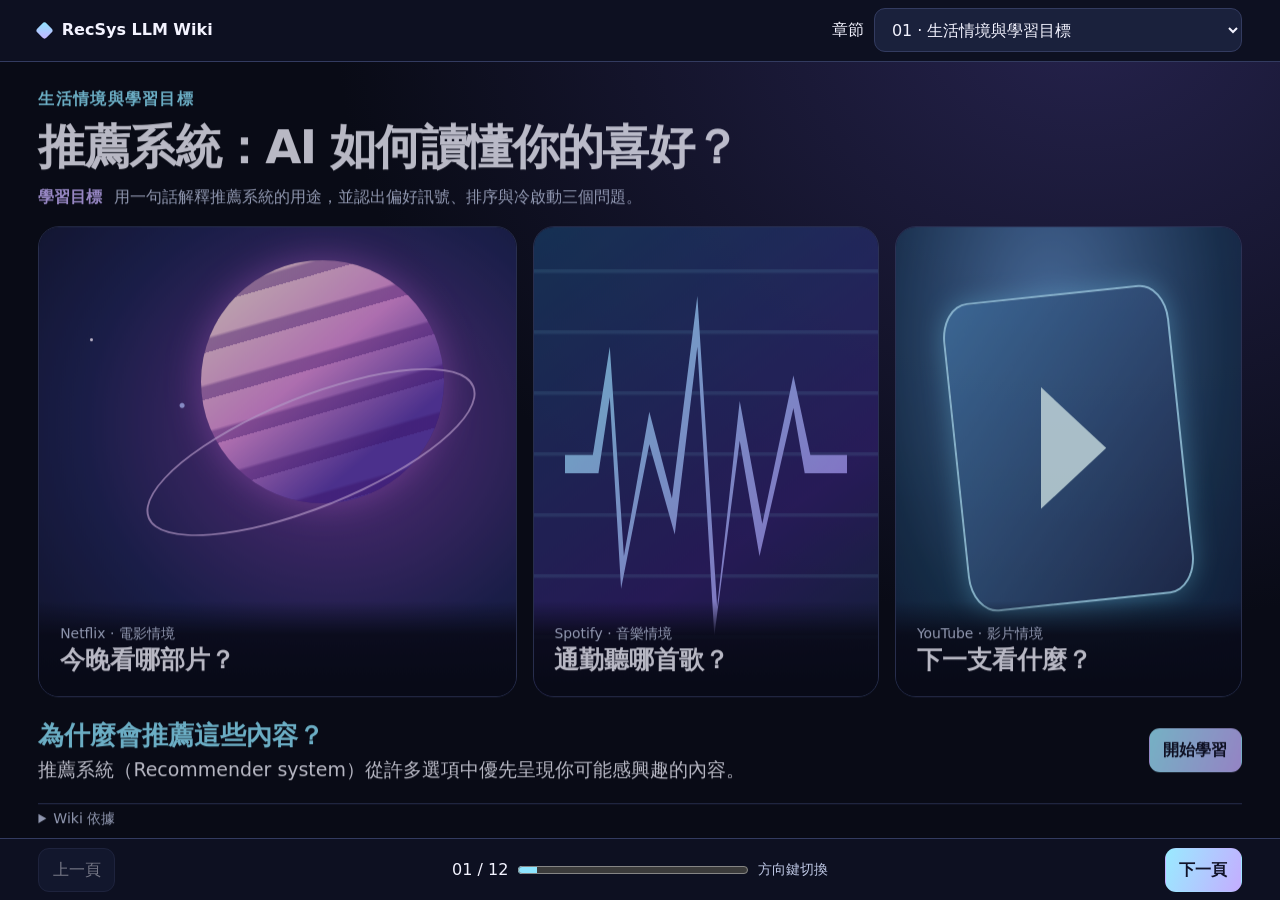
<file: index.html>
<!doctype html>
<html lang="zh-Hant">
<head>
  <meta charset="utf-8">
  <meta name="viewport" content="width=device-width, initial-scale=1">
  <meta http-equiv="refresh" content="0; url=presentation/index.html">
  <title>推薦系統：AI 如何讀懂你的喜好？</title>
</head>
<body>
  <main>
    <h1>推薦系統：AI 如何讀懂你的喜好？</h1>
    <p><a href="presentation/index.html">開啟 12 頁互動教學簡報</a></p>
  </main>
</body>
</html>
</file>
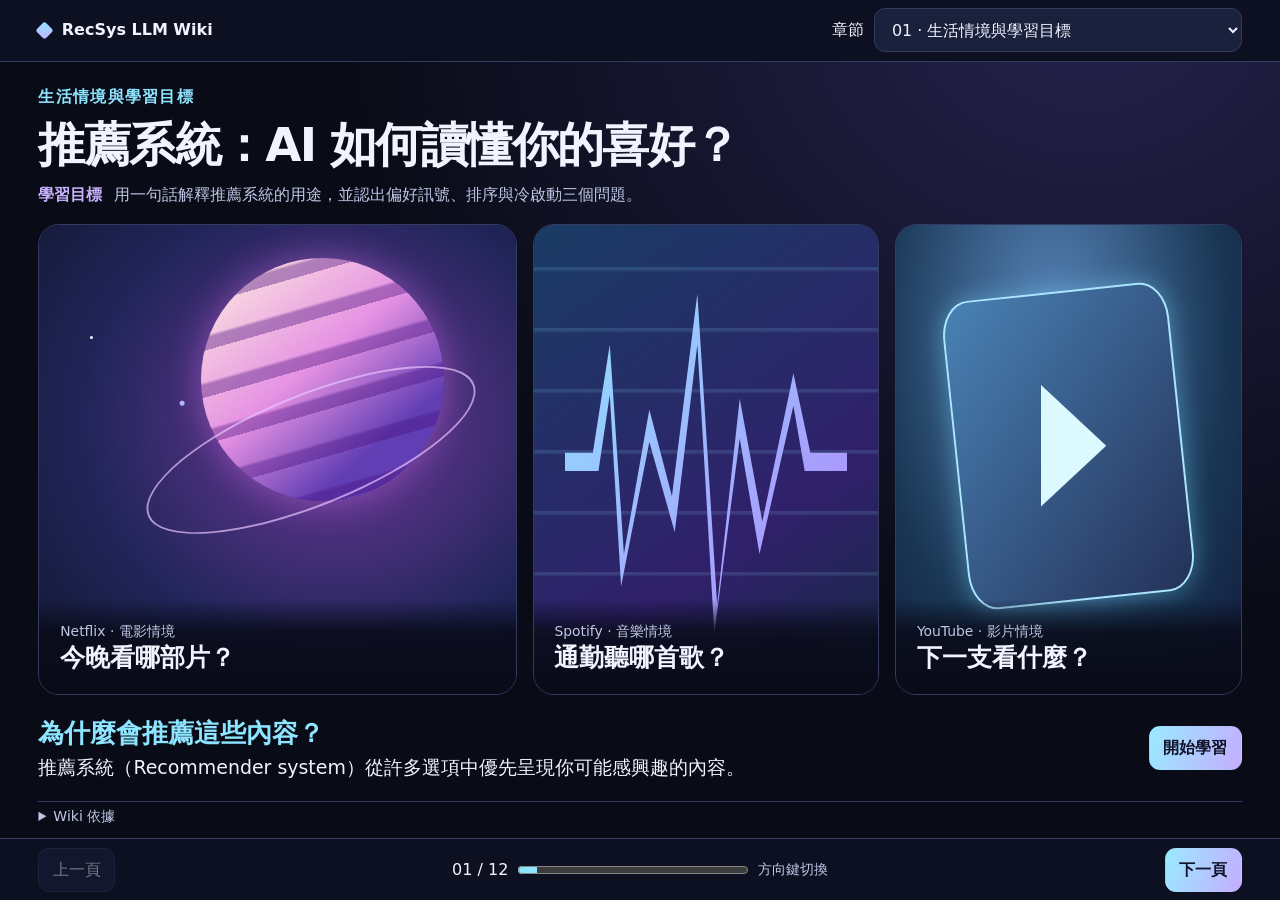
<file: presentation/index.html>
<!doctype html>
<html lang="zh-Hant">
<head>
  <meta charset="utf-8">
  <meta name="viewport" content="width=device-width, initial-scale=1">
  <meta name="description" content="用 12 頁互動教材認識推薦系統、評估與冷啟動。">
  <title>推薦系統：AI 如何讀懂你的喜好？</title>
  <link rel="stylesheet" href="styles.css">
  <script src="slides.js" defer></script>
</head>
<body>
<header class="top">
  <a href="#slide-1" class="brand" data-go="1"><span aria-hidden="true" class="brand-mark"></span>RecSys LLM Wiki</a>
  <label class="jump"><span>章節</span><select id="slide-picker" aria-label="跳到章節"><option value="1">01 · 生活情境與學習目標</option><option value="2">02 · 使用者偏好訊號</option><option value="3">03 · 使用者－物品資料矩陣</option><option value="4">04 · 候選生成、評分、重排序</option><option value="5">05 · 內容式推薦</option><option value="6">06 · 協同過濾與混合式推薦</option><option value="7">07 · 推薦系統評估</option><option value="8">08 · 冷啟動問題</option><option value="9">09 · 互動式推薦模擬器</option><option value="10">10 · 推薦系統倫理與挑戰</option><option value="11">11 · 概念測驗與答案解析</option><option value="12">12 · 重點整理與參考來源</option></select></label>
</header>
<noscript><p class="note">啟用 JavaScript 即可切換頁面、操作示範與作答。</p></noscript>
<main id="deck">
  <section class="slide slide-1" id="slide-1" aria-labelledby="title-1">
    <p class="eyebrow">生活情境與學習目標</p>
    <h1 id="title-1" tabindex="-1">推薦系統：AI 如何讀懂你的喜好？</h1>
    <p class="goal"><span>學習目標</span>用一句話解釋推薦系統的用途，並認出偏好訊號、排序與冷啟動三個問題。</p>
    <div class="shelf" aria-label="三種影音情境">
<article><div class="poster star" aria-hidden="true"></div><div><small>Netflix · 電影情境</small><h3>今晚看哪部片？</h3></div></article>
<article><div class="poster sound" aria-hidden="true"></div><div><small>Spotify · 音樂情境</small><h3>通勤聽哪首歌？</h3></div></article>
<article><div class="poster screen" aria-hidden="true"></div><div><small>YouTube · 影片情境</small><h3>下一支看什麼？</h3></div></article></div>
<div class="hero-question"><div><strong>為什麼會推薦這些內容？</strong><p>推薦系統（Recommender system）從許多選項中優先呈現你可能感興趣的內容。</p></div><button class="primary" type="button" data-go="2">開始學習</button></div>
    <details class="sources"><summary>Wiki 依據</summary><div class="source-links"><a href="../wiki/topics/basics.md#三個生活情境">生活情境</a> · <a href="../wiki/topics/basics.md#三階段流程">三階段流程</a><span class="evidence"><a href="../wiki/sources/S01.md#evidence">S01</a> · <a href="../wiki/sources/S06.md#evidence">S06</a></span></div></details>
  </section>
  <section class="slide slide-2" id="slide-2" aria-labelledby="title-2" hidden>
    <p class="eyebrow">使用者偏好訊號</p>
    <h2 id="title-2" tabindex="-1">一次觀看，代表喜歡嗎？</h2>
    <p class="goal"><span>學習目標</span>區分顯式與隱式回饋，說出同一個行為可能有不同解釋。</p>
    <div class="workspace signal-lab">
<div class="feature panel"><div class="poster star" aria-hidden="true"></div><div class="feature-copy"><h3>星港</h3><p>試著點開、看完或評分。每種動作在示範中記一筆。</p>
<div class="choices" role="group" aria-label="模擬觀影行為"><button type="button" data-signal="click">點開電影</button><button type="button" data-signal="watch">看完電影</button><button type="button" data-signal="rate">給 5 分</button><button type="button" id="clear-signals">清除紀錄</button></div></div></div>
<div class="panel signal-board" aria-label="訊號紀錄"><div><h3>隱式回饋 <small>Implicit feedback</small></h3><ul id="implicit-log" class="event-list"></ul></div><div><h3>顯式回饋 <small>Explicit feedback</small></h3><ul id="explicit-log" class="event-list"></ul></div><p class="readout" id="signal-detail" role="status">看完可能代表有興趣，也可能只是當下想看一部短片。</p></div></div>
    <details class="sources"><summary>Wiki 依據</summary><div class="source-links"><a href="../wiki/topics/signals.md#使用者物品表示">資料矩陣</a> · <a href="../wiki/topics/signals.md#行為訊號">偏好訊號</a><span class="evidence"><a href="../wiki/sources/S02.md#evidence">S02</a> · <a href="../wiki/sources/S03.md#evidence">S03</a> · <a href="../wiki/sources/S07.md#evidence">S07</a></span></div></details>
  </section>
  <section class="slide slide-3" id="slide-3" aria-labelledby="title-3" hidden>
    <p class="eyebrow">使用者－物品資料矩陣</p>
    <h2 id="title-3" tabindex="-1">把一筆評分放進表格</h2>
    <p class="goal"><span>學習目標</span>讀出一個使用者－物品矩陣的值，說明未知的格子代表什麼。</p>
    <div class="workspace matrix-layout"><div class="panel matrix-panel"><h3>使用者－物品矩陣 <small>User–item matrix</small></h3><p>點選一個交會格，查看對應的互動。</p><table><caption class="sr-only">虛構的使用者電影評分</caption><thead><tr><th scope="col">使用者</th><th scope="col">星港</th><th scope="col">島嶼漫步</th><th scope="col">週末劇場</th></tr></thead>
    <tbody><tr><th scope="row">小雨</th><td><button type="button" data-cell data-user="小雨" data-film="星港" data-score="5" aria-pressed="true" aria-label="小雨，《星港》，5 分">5</button></td><td><button type="button" data-cell data-user="小雨" data-film="島嶼漫步" data-score="4" aria-pressed="false" aria-label="小雨，《島嶼漫步》，4 分">4</button></td><td><button type="button" data-cell data-user="小雨" data-film="週末劇場" data-score="" aria-pressed="false" aria-label="小雨，《週末劇場》，未評">未評</button></td></tr><tr><th scope="row">小林</th><td><button type="button" data-cell data-user="小林" data-film="星港" data-score="5" aria-pressed="false" aria-label="小林，《星港》，5 分">5</button></td><td><button type="button" data-cell data-user="小林" data-film="島嶼漫步" data-score="" aria-pressed="false" aria-label="小林，《島嶼漫步》，未評">未評</button></td><td><button type="button" data-cell data-user="小林" data-film="週末劇場" data-score="4" aria-pressed="false" aria-label="小林，《週末劇場》，4 分">4</button></td></tr></tbody></table></div><div class="panel inspect"><p class="label">選取的互動</p><span id="cell-value" class="display-number">5</span><p id="cell-detail" role="status">小雨給《星港》5 分。這個格子有已知評分。</p><p class="note">未評表示沒有觀測到評分。當只有少量格子有值，就會出現資料稀疏（Data sparsity）。電影類型則是獨立的物品特徵。</p></div></div>
    <details class="sources"><summary>Wiki 依據</summary><div class="source-links"><a href="../wiki/topics/signals.md#使用者物品表示">資料矩陣</a> · <a href="../wiki/topics/signals.md#資料稀疏">資料稀疏</a><span class="evidence"><a href="../wiki/sources/S02.md#evidence">S02</a> · <a href="../wiki/sources/S05.md#evidence">S05</a></span></div></details>
  </section>
  <section class="slide slide-4" id="slide-4" aria-labelledby="title-4" hidden>
    <p class="eyebrow">候選生成、評分、重排序</p>
    <h2 id="title-4" tabindex="-1">一份清單，經過三道處理</h2>
    <p class="goal"><span>學習目標</span>依序解釋三階段，並指出 TensorFlow 教程聚焦哪一步。</p>
    <div class="workspace flow-layout"><div class="flow-rail"><div class="choices" role="group" aria-label="推薦流程"><button type="button" data-choice="stage" data-value="retrieve" aria-pressed="true">1 候選生成</button><button type="button" data-choice="stage" data-value="score" aria-pressed="false">2 評分</button><button type="button" data-choice="stage" data-value="rerank" aria-pressed="false">3 重排序</button></div><div class="architecture"><p><strong>Google</strong>　候選生成、評分、重排序</p><p><strong>TensorFlow 教程</strong>　以檢索（Retrieval）和排序（Ranking）介紹，實作聚焦檢索，也就是第一步。</p></div></div>
<div class="panel flow-board"><div class="board-head"><h3 id="stage-title"></h3><span class="tag">虛構片庫與分數</span></div><p id="stage-detail" role="status"></p><ol id="stage-list" class="stage-list"></ol></div></div>
    <details class="sources"><summary>Wiki 依據</summary><div class="source-links"><a href="../wiki/topics/basics.md#三階段流程">三階段流程</a> · <a href="../wiki/topics/basics.md#檢索與排序的命名">檢索與排序的命名</a><span class="evidence"><a href="../wiki/sources/S01.md#evidence">S01</a> · <a href="../wiki/sources/S03.md#evidence">S03</a></span></div></details>
  </section>
  <section class="slide slide-5" id="slide-5" aria-labelledby="title-5" hidden>
    <p class="eyebrow">內容式推薦</p>
    <h2 id="title-5" tabindex="-1">你選的標籤，改變推薦</h2>
    <p class="goal"><span>學習目標</span>用個人偏好與電影特徵解釋一筆內容式推薦。</p>
    <div class="content-stage"><div class="board-head"><p>內容式推薦（Content-based recommendation）比對偏好和電影特徵。</p><div class="choices" role="group" aria-label="電影類型"><button type="button" data-choice="genre" data-value="科幻" aria-pressed="true">科幻</button><button type="button" data-choice="genre" data-value="紀錄片" aria-pressed="false">紀錄片</button><button type="button" data-choice="genre" data-value="喜劇" aria-pressed="false">喜劇</button></div></div>
<div id="content-films" class="film-strip"><article class="film" data-genre="科幻"><div class="poster star" aria-hidden="true"></div><div class="film-copy"><span class="film-rank"></span><span class="tag">科幻</span><h3>星港</h3><p class="match-label"></p></div></article><article class="film" data-genre="紀錄片"><div class="poster island" aria-hidden="true"></div><div class="film-copy"><span class="film-rank"></span><span class="tag">紀錄片</span><h3>島嶼漫步</h3><p class="match-label"></p></div></article><article class="film" data-genre="喜劇"><div class="poster weekend" aria-hidden="true"></div><div class="film-copy"><span class="film-rank"></span><span class="tag">喜劇</span><h3>週末劇場</h3><p class="match-label"></p></div></article></div><p id="genre-detail" class="readout" role="status"></p></div>
    <details class="sources"><summary>Wiki 依據</summary><div class="source-links"><a href="../wiki/topics/methods.md#內容式推薦">內容式推薦</a><span class="evidence"><a href="../wiki/sources/S04.md#evidence">S04</a></span></div></details>
  </section>
  <section class="slide slide-6" id="slide-6" aria-labelledby="title-6" hidden>
    <p class="eyebrow">協同過濾與混合式推薦</p>
    <h2 id="title-6" tabindex="-1">別人的互動，也能提供線索</h2>
    <p class="goal"><span>學習目標</span>辨認多人互動的訊號，說出混合式推薦如何搭配策略。</p>
    <div class="workspace graph-layout"><div class="panel graph-panel"><div class="board-head"><h3>互動關係圖</h3><span class="tag">虛構評分</span></div><p>點選使用者或電影，追蹤評分連線。</p><div id="relation-graph" class="relation-graph"></div><p id="graph-detail" class="readout" role="status"></p></div>
<aside class="panel explanation"><h3>協同過濾 <small>Collaborative filtering</small></h3><p>小雨和小林在《星港》與《月台來信》都給了高分。兩段共同歷史提供相似性線索，於是小林喜歡的《週末劇場》可列為小雨的候選。</p><h3>混合式推薦 <small>Hybrid recommendation</small></h3><p>還可加入類型比對，例如將內容式和協同方法的分數加權。</p></aside></div>
    <details class="sources"><summary>Wiki 依據</summary><div class="source-links"><a href="../wiki/topics/methods.md#協同過濾">協同過濾</a> · <a href="../wiki/topics/methods.md#混合式推薦">混合式推薦</a> · <a href="../wiki/topics/signals.md#使用者物品表示">資料矩陣</a><span class="evidence"><a href="../wiki/sources/S04.md#evidence">S04</a> · <a href="../wiki/sources/S05.md#evidence">S05</a></span></div></details>
  </section>
  <section class="slide slide-7" id="slide-7" aria-labelledby="title-7" hidden>
    <p class="eyebrow">推薦系統評估</p>
    <h2 id="title-7" tabindex="-1">進了前三名，就算命中嗎？</h2>
    <p class="goal"><span>學習目標</span>判斷一次前 K 名命中，區分離線評估和線上 A/B 測試。</p>
    <div class="workspace evaluation-layout"><div class="panel rank-board"><div class="board-head"><h3>四個候選，固定 K = 3</h3><div class="choices" role="group" aria-label="保留正例的位置"><button type="button" data-choice="rank" data-value="3" aria-pressed="true">正例排第 3</button><button type="button" data-choice="rank" data-value="4" aria-pressed="false">正例排第 4</button></div></div><ol id="rank-list" class="rank-demo-list"></ol></div>
<aside class="panel test-board"><p class="label">前 K 名命中 · Hit@K（Top-K hit）</p><strong id="hit-number" class="display-number"></strong><p id="rank-detail" role="status"></p><div class="test-compare"><p><strong>離線評估</strong>（Offline evaluation）用歷史資料衡量。</p><p><strong>線上 A/B 測試</strong>（A/B testing）讓不同組使用不同版本，再比較預先選定的指標。</p><p class="secondary">Netflix 2015 年論文是先離線篩選、再做線上實驗的歷史案例。</p></div></aside></div>
    <details class="sources"><summary>Wiki 依據</summary><div class="source-links"><a href="../wiki/topics/evaluation.md#前-k-名命中">前 K 名命中</a> · <a href="../wiki/topics/evaluation.md#離線與線上">離線與線上評估</a><span class="evidence"><a href="../wiki/sources/S02.md#evidence">S02</a> · <a href="../wiki/sources/S03.md#evidence">S03</a> · <a href="../wiki/sources/S06.md#evidence">S06</a></span></div></details>
  </section>
  <section class="slide slide-8" id="slide-8" aria-labelledby="title-8" hidden>
    <p class="eyebrow">冷啟動問題</p>
    <h2 id="title-8" tabindex="-1">資訊還不夠，從哪裡開始？</h2>
    <p class="goal"><span>學習目標</span>指出新使用者與新物品各缺少的訊號，並提出一個起點。</p>
    <div class="workspace cold-layout"><div class="panel cold-controls"><h3>選一個資料缺口</h3><div class="choices" role="group" aria-label="冷啟動情境"><button type="button" data-choice="cold" data-value="new-user" aria-pressed="true">新使用者</button><button type="button" data-choice="cold" data-value="new-film" aria-pressed="false">新電影</button></div><p id="cold-gap"></p><h3>試一種策略</h3><div id="cold-strategies"></div><button class="primary" type="button" data-go="9">前往推薦模擬器</button></div>
<div class="panel cold-output"><div class="board-head"><h3 id="cold-title"></h3><span class="tag">教學情境</span></div><div id="cold-visual" class="cold-visual"></div><p id="cold-detail" class="readout" role="status"></p></div></div>
    <details class="sources"><summary>Wiki 依據</summary><div class="source-links"><a href="../wiki/topics/cold-start.md#新使用者與新物品">冷啟動</a> · <a href="../wiki/topics/methods.md#內容式推薦">內容式推薦</a><span class="evidence"><a href="../wiki/sources/S04.md#evidence">S04</a> · <a href="../wiki/sources/S05.md#evidence">S05</a></span></div></details>
  </section>
  <section class="slide slide-9" id="slide-9" aria-labelledby="title-9" hidden>
    <p class="eyebrow">互動式推薦模擬器</p>
    <h2 id="title-9" tabindex="-1">換個偏好，誰排第一？</h2>
    <p class="goal"><span>學習目標</span>用每部電影的推薦理由，解釋情境與偏好為何改變排名。</p>
    <div class="workspace sim-layout"><div class="panel sim-controls"><h3>設定推薦條件</h3><p class="secondary">教學模擬 · 虛構電影與分數 · 固定排序規則</p>
<label for="persona">使用者情境</label><select id="persona"><option value="A">A · 新使用者</option><option value="B">B · 已有偏好紀錄</option></select>
<label for="preference">電影類型偏好</label><select id="preference"><option value="">使用情境預設</option><option>喜劇</option><option>科幻</option><option>紀錄片</option></select><p id="scenario-detail"></p><button type="button" id="reset-sim">重設目前情境</button></div>
<div class="sim-results"><div class="board-head"><h3>推薦排序</h3><p id="sort-rule" role="status"></p></div><ol id="recommendations" class="film-strip"></ol></div></div>
    <details class="sources"><summary>Wiki 依據</summary><div class="source-links"><a href="../wiki/topics/cold-start.md#教學模擬的兩種使用者">模擬規則</a> · <a href="../wiki/topics/methods.md#內容式推薦">內容式推薦</a><span class="evidence"><a href="../wiki/sources/S04.md#evidence">S04</a> · <a href="../wiki/sources/S05.md#evidence">S05</a> · <a href="../wiki/sources/S06.md#evidence">S06</a></span></div></details>
  </section>
  <section class="slide slide-10" id="slide-10" aria-labelledby="title-10" hidden>
    <p class="eyebrow">推薦系統倫理與挑戰</p>
    <h2 id="title-10" tabindex="-1">先被看見，更容易被點擊</h2>
    <p class="goal"><span>學習目標</span>解釋回饋循環的可能影響，並辨認一項可檢查的設計目標。</p>
    <div class="workspace ethic-layout"><div class="panel ethics-board"><div class="board-head"><h3>前三名的曝光機會</h3><div class="choices" role="group" aria-label="切換示意排序"><button type="button" data-choice="exposure" data-value="popular" aria-pressed="true">只排熱門度</button><button type="button" data-choice="exposure" data-value="diverse" aria-pressed="false">增加多樣性</button></div></div><ol id="exposure-list" class="exposure-list"></ol><p id="exposure-detail" class="readout" role="status"></p></div>
<div class="panel loop-board"><h3>曝光如何影響回饋？</h3><ol class="loop"><li>清單決定展示</li><li>被展示才有點擊機會</li><li>點擊可能影響下一輪排序</li></ol><p class="loop-return">返回下一輪展示</p><p>這是曝光偏差（Exposure bias）的示意。還能檢查創作者曝光的公平性（Fairness），以及使用者是否能控制偏好（User agency）。</p><p class="secondary">清單與熱門度皆為虛構。</p></div></div>
    <details class="sources"><summary>Wiki 依據</summary><div class="source-links"><a href="../wiki/topics/ethics.md#曝光與回饋">曝光與回饋</a> · <a href="../wiki/topics/ethics.md#誰的結果受到影響">多樣性、公平與控制</a><span class="evidence"><a href="../wiki/sources/S01.md#evidence">S01</a> · <a href="../wiki/sources/S06.md#evidence">S06</a> · <a href="../wiki/sources/S07.md#evidence">S07</a></span></div></details>
  </section>
  <section class="slide slide-11" id="slide-11" aria-labelledby="title-11" hidden>
    <p class="eyebrow">概念測驗與答案解析</p>
    <h2 id="title-11" tabindex="-1">把三個概念用一次</h2>
    <p class="goal"><span>學習目標</span>完成三題，並能用資料、特徵或排序階段解釋答案。</p>
    <div class="quiz-shell"><div class="board-head"><div id="quiz-tabs"><div class="choices" role="group" aria-label="選擇題目"><button type="button" data-choice="quiz" data-value="matrix" aria-pressed="true">1 資料</button><button type="button" data-choice="quiz" data-value="content" aria-pressed="false">2 方法</button><button type="button" data-choice="quiz" data-value="rerank" aria-pressed="false">3 流程</button></div></div><span id="quiz-count" role="status">已作答 0 / 3</span><button type="button" id="reset-quiz">重新作答</button></div><div class="quiz-grid"><article class="panel quiz" data-question="matrix"><h3>1. 《週末劇場》的評分格為空，代表什麼？</h3><div class="choices" role="group" aria-label="第 1 題答案"><button type="button" data-answer="0" aria-pressed="false">不喜歡</button><button type="button" data-answer="1" aria-pressed="false">未觀測</button></div><p class="feedback" role="status"></p><p class="quiz-source" hidden>回查 <a href="../wiki/topics/signals.md#使用者物品表示">資料矩陣</a></p></article><article class="panel quiz" data-question="content" hidden><h3>2. 依你選的科幻把《星港》排前，屬於哪種方法？</h3><div class="choices" role="group" aria-label="第 2 題答案"><button type="button" data-answer="0" aria-pressed="false">內容式推薦</button><button type="button" data-answer="1" aria-pressed="false">協同過濾</button></div><p class="feedback" role="status"></p><p class="quiz-source" hidden>回查 <a href="../wiki/topics/methods.md#內容式推薦">內容式推薦</a></p></article><article class="panel quiz" data-question="rerank" hidden><h3>3. 初排後換入紀錄片以增加類型變化，屬於哪一步？</h3><div class="choices" role="group" aria-label="第 3 題答案"><button type="button" data-answer="0" aria-pressed="false">候選生成</button><button type="button" data-answer="1" aria-pressed="false">重排序</button></div><p class="feedback" role="status"></p><p class="quiz-source" hidden>回查 <a href="../wiki/topics/basics.md#三階段流程">三階段流程</a></p></article></div></div>
    <details class="sources"><summary>Wiki 依據</summary><div class="source-links"><a href="../wiki/topics/signals.md#使用者物品表示">資料矩陣</a> · <a href="../wiki/topics/methods.md#內容式推薦">內容式推薦</a> · <a href="../wiki/topics/basics.md#三階段流程">三階段流程</a><span class="evidence"><a href="../wiki/sources/S02.md#evidence">S02</a> · <a href="../wiki/sources/S04.md#evidence">S04</a> · <a href="../wiki/sources/S01.md#evidence">S01</a></span></div></details>
  </section>
  <section class="slide slide-12" id="slide-12" aria-labelledby="title-12" hidden>
    <p class="eyebrow">重點整理與參考來源</p>
    <h2 id="title-12" tabindex="-1">從一筆訊號，到一份清單</h2>
    <p class="goal"><span>學習目標</span>用一句話串起偏好、候選與清單，再從 Wiki 找到一項主張的來源。</p>
    <div class="workspace recap"><div class="panel knowledge"><h3>六大主題知識地圖</h3><p>選擇主題回看示範。</p><div class="map-grid"><button type="button" data-go="1"><strong>基礎與應用</strong><span>為什麼要推薦</span></button><button type="button" data-go="2"><strong>行為與資料</strong><span>偏好從哪裡來</span></button><button type="button" data-go="5"><strong>推薦方法</strong><span>如何比對或組合</span></button><button type="button" data-go="7"><strong>評估</strong><span>如何檢查結果</span></button><button type="button" data-go="8"><strong>冷啟動</strong><span>缺訊號如何起步</span></button><button type="button" data-go="10"><strong>倫理與挑戰</strong><span>誰被看見、誰能控制</span></button></div><p class="readout">從訊號到候選與清單，再用評估檢視效果。</p></div><div class="panel bibliography"><h3>參考來源</h3><ul><li><a href="../wiki/sources/S01.md#evidence">Google Developers · 推薦系統架構</a></li><li><a href="../wiki/sources/S02.md#evidence">GroupLens · MovieLens 100K</a></li><li><a href="../wiki/sources/S03.md#evidence">TensorFlow Recommenders · 電影檢索</a></li><li><a href="../wiki/sources/S04.md#evidence">Burke · 混合推薦分類與實驗</a></li><li><a href="../wiki/sources/S05.md#evidence">Çano 與 Morisio · 混合推薦回顧</a></li><li><a href="../wiki/sources/S06.md#evidence">Gomez-Uribe 與 Hunt · Netflix 2015</a></li><li><a href="../wiki/sources/S07.md#evidence">Stray 等人 · 推薦系統的人類價值</a></li></ul><p><a href="../wiki/index.md">Wiki 索引</a> · <a href="../sources/index.md">來源清冊</a></p></div></div>
    <details class="sources"><summary>Wiki 依據</summary><div class="source-links"><a href="../wiki/topics/signals.md#行為訊號">偏好訊號</a> · <a href="../wiki/topics/basics.md#三階段流程">三階段流程</a> · <a href="../wiki/topics/cold-start.md#新使用者與新物品">冷啟動</a><span class="evidence"><a href="../wiki/sources/S01.md#evidence">S01</a> · <a href="../wiki/sources/S02.md#evidence">S02</a> · <a href="../wiki/sources/S03.md#evidence">S03</a> · <a href="../wiki/sources/S04.md#evidence">S04</a> · <a href="../wiki/sources/S05.md#evidence">S05</a> · <a href="../wiki/sources/S06.md#evidence">S06</a> · <a href="../wiki/sources/S07.md#evidence">S07</a></span></div></details>
  </section>
</main>
<footer class="navigation" aria-label="簡報導覽">
  <button type="button" id="prev" disabled>上一頁</button>
  <div class="progress-area"><span id="page-count" aria-live="polite">01 / 12</span><progress id="progress" value="1" max="12" aria-label="簡報進度"></progress><span class="key-help">方向鍵切換</span></div>
  <button type="button" id="next" class="primary">下一頁</button>
</footer>
</body>
</html>
</file>
<file: presentation/styles.css>
:root {
  color-scheme: dark;
  font: 16px/1.48 "Segoe UI", "Microsoft JhengHei", "PingFang TC", system-ui, sans-serif;
  --ink: #f3f3ff;
  --muted: #bec7e4;
  --background: #090b16;
  --panel: #11162b;
  --line: #333b60;
  --cyan: #8de5ff;
  --violet: #c8b2ff;
  --lime: #bff7e0;
  --radius: 21px;
}
* { box-sizing: border-box; }
[hidden] { display: none !important; }
body {
  margin: 0; min-height: 100vh; min-height: 100dvh;
  display: flex; flex-direction: column; color: var(--ink);
  background: radial-gradient(ellipse at 85% 1%, #25224c 0, transparent 49%), var(--background);
}
button, select { min-width: 0; min-height: 44px; font: inherit; color: inherit; }
button, select, summary { cursor: pointer; }
button, select {
  padding: .52rem .83rem; border: 1px solid var(--line); border-radius: 11px;
  background: #1a213c;
}
button:hover:not(:disabled), select:hover, button[aria-pressed="true"] { border-color: var(--cyan); }
button[aria-pressed="true"] { background: #294064; box-shadow: inset 0 -2px var(--cyan); }
button:disabled { opacity: .45; cursor: default; }
.primary { background: linear-gradient(110deg,#9aeaff,#c4adff); border-color: transparent; color: #111329; font-weight: 750; }
:focus-visible { outline: 3px solid var(--cyan); outline-offset: 4px; }
a { color: var(--cyan); text-underline-offset: .2em; }
p, h1, h2, h3, figure { margin: 0; }
h1, h2 { font-size: clamp(2rem, 3.65vw, 3.75rem); line-height: 1.12; letter-spacing: -.035em; text-wrap: balance; }
h3 { font-size: clamp(1.25rem, 1.93vw, 2rem); line-height: 1.24; }
small, .secondary { font-size: .87em; color: var(--muted); }
h3 small { display: block; margin-top: .2rem; color: var(--violet); font-size: .58em; }
.top, .navigation {
  display: flex; align-items: center; justify-content: space-between; gap: .8rem;
  padding: .52rem clamp(.75rem, 3vw, 3.75rem); background: #0d1021;
}
.top { border-bottom: 1px solid var(--line); }
.brand { display: flex; align-items: center; gap: .65rem; color: var(--ink); font-weight: 750; text-decoration: none; white-space: nowrap; }
.brand-mark { flex: 0 0 13px; width: 13px; height: 13px; transform: rotate(45deg); border-radius: 3px; background: linear-gradient(135deg,var(--cyan),var(--violet)); }
.jump { display: flex; align-items: center; gap: .6rem; min-width: 0; }
.jump select { width: min(32vw, 23rem); max-width: 100%; }
#deck { flex: 1; display: flex; width: min(94%, 1640px); margin-inline: auto; }
.slide {
  display: flex; flex: 1; flex-direction: column; min-width: 0; gap: clamp(.55rem, 1.2vh, 1rem);
  padding: clamp(.7rem, 2.6vh, 2.4rem) 0 .7rem; animation: reveal .22s ease-out both;
}
@keyframes reveal { from { opacity: .55; transform: translateY(4px); } to { opacity: 1; transform: none; } }
.eyebrow { letter-spacing: .08em; color: var(--cyan); font-weight: 750; }
.goal { color: var(--muted); font-size: clamp(.98rem, 1.25vw, 1.2rem); }
.goal span { margin-right: .7rem; color: var(--violet); font-weight: 750; }
.workspace, .shelf, .content-stage, .quiz-shell { flex: 1; }
.workspace { display: grid; gap: clamp(.7rem, 1.6vw, 1.55rem); grid-template-columns: minmax(0, 1.5fr) minmax(0, 1fr); }
.panel { min-width: 0; padding: clamp(.8rem, 1.55vw, 1.6rem); border-radius: var(--radius); border: 1px solid var(--line); background: linear-gradient(145deg, #171c35, var(--panel)); }
.workspace p, .content-stage p, .hero-question p, .quiz-shell p { font-size: clamp(1rem, 1.48vw, 1.5rem); }
.workspace .secondary, .workspace small { font-size: clamp(.92rem, 1.13vw, 1.125rem); }
.workspace h3 small { font-size: .62em; }
.board-head { display: flex; align-items: center; justify-content: space-between; flex-wrap: wrap; gap: .55rem 1rem; }
.choices { display: flex; flex-wrap: wrap; gap: .45rem; }
.tag, .label { color: var(--violet); font-weight: 650; }
.tag { font-size: clamp(.86rem, 1.12vw, 1.07rem); }
.readout, .note { background: #141e38; border-left: 3px solid var(--cyan); padding: .55rem .75rem; border-radius: 0 8px 8px 0; }
.note { border-color: var(--violet); color: var(--muted); }
.shelf { display: grid; grid-template-columns: 1.38fr 1fr 1fr; gap: 1rem; margin-top: .45rem; }
.shelf article {
  position: relative; min-width: 0; min-height: clamp(13rem, 42vh, 32rem); overflow: hidden;
  display: flex; align-items: end; border-radius: var(--radius); border: 1px solid var(--line); isolation: isolate;
}
.shelf article .poster, .feature > .poster { position: absolute; inset: 0; height: 100%; z-index: -1; }
.shelf article > div:last-child, .feature-copy {
  width: 100%; padding: 1.3rem; background: linear-gradient(0deg,#090b19 12%,#090b19df 65%,transparent);
}
.hero-question { display: flex; justify-content: space-between; align-items: center; gap: 1rem; padding: .55rem 0; }
.hero-question strong { color: var(--cyan); font-size: clamp(1.25rem, 2vw, 1.9rem); }
.hero-question button { flex: 0 0 auto; }
.poster { position: relative; width: 100%; isolation: isolate; overflow: hidden; background: #31265c; }
.poster::before, .poster::after { position: absolute; content: ""; display: block; pointer-events: none; }
.poster.star {
  background:
    radial-gradient(circle at 11% 24%, #f1e7ff 0 1px, transparent 2px),
    radial-gradient(circle at 72% 16%, #ffeaff 0 2px, transparent 3px),
    radial-gradient(circle at 30% 38%, #aebaff 0 2px, transparent 3px),
    radial-gradient(ellipse at 62% 42%,#733a9d,#202559 60%,#12162e);
}
.poster.star::before {
  width: 51%; aspect-ratio: 1; right: 15%; top: 7%; border-radius: 50%;
  background: repeating-linear-gradient(164deg, transparent 0 10%, #440d7a60 11% 15%), linear-gradient(140deg,#fff0df,#e591e3 45%,#623eb4 75%);
  box-shadow: 0 0 35px #d873f370;
}
.poster.star::after { width: 73%; height: 23%; right: 6%; top: 36%; border: 2px solid #e9c6ffb0; border-radius: 50%; transform: rotate(-22deg); }
.poster.sound { background: repeating-linear-gradient(0deg,transparent 0 12%,#8de5ff23 12.5% 13%),linear-gradient(145deg,#193c64,#30206b 65%,#162942); }
.poster.sound::before {
  inset: 10% 9% 13%; background: linear-gradient(125deg,#8de5ff,#b184fc);
  clip-path: polygon(0 50%,10% 50%,16% 20%,21% 78%,30% 38%,38% 62%,47% 6%,54% 92%,62% 35%,70% 69%,81% 28%,87% 50%,100% 50%,100% 55%,85% 55%,81% 37%,69% 78%,62% 46%,53% 100%,47% 20%,39% 72%,30% 47%,20% 87%,16% 34%,12% 55%,0 55%);
}
.poster.screen { background: radial-gradient(ellipse at 45% 24%,#5986bb,#193654 65%,#121b3d); }
.poster.screen::before { inset: 14% 17% 20%; border-radius: 12%; border: 2px solid #ace5ff; transform: rotate(-6deg); background: linear-gradient(130deg,#4982b5,#243158); box-shadow: 0 0 25px #78dcff6b; }
.poster.screen::after { width: 19%; height: 26%; left: 42%; top: 34%; clip-path: polygon(0 0,100% 50%,0 100%); background: #dcf9ff; }
.poster.island { background: linear-gradient(163deg,#2b5272 30%,#7ccabe 31% 49%,#317e8f 50% 67%,#2d506c 68%); }
.poster.island::before { inset: 16% 0 20%; background: #2c6b63; clip-path: polygon(0 80%,25% 60%,38% 25%,54% 45%,68% 14%,88% 62%,100% 69%,100% 100%,0 100%); }
.poster.weekend { background: repeating-linear-gradient(120deg,#4a2e6a 0 18%,#744575 19% 37%); }
.poster.weekend::before { inset: 16% 26%; transform: rotate(-12deg); border: 3px solid #e9bddd; border-radius: 14%; background: linear-gradient(135deg,#7f477e,#b675a3); box-shadow: 16px 12px #423261; }
.signal-lab { grid-template-columns: minmax(0,1.14fr) minmax(0,1fr); }
.feature { position: relative; isolation: isolate; overflow: hidden; display: flex; align-items: end; padding: 0; min-height: 19rem; }
.feature-copy { padding-top: 3rem; }
.feature .choices { margin-top: .75rem; }
.signal-board { display: grid; align-content: space-between; gap: .75rem; }
.event-list { display: grid; gap: .35rem; padding: 0; margin: .45rem 0 0; list-style: none; }
.event-list li { padding: .45rem .65rem; border: 1px solid #455b81; border-radius: 8px; font-size: clamp(1rem,1.45vw,1.35rem); }
.event-list .empty { border-style: dashed; color: var(--muted); }
.matrix-layout { grid-template-columns: minmax(0,1.65fr) minmax(0,1fr); }
.matrix-panel, .inspect { display: flex; flex-direction: column; justify-content: center; gap: .55rem; }
table { width: 100%; table-layout: fixed; border-collapse: collapse; margin-top: .45rem; }
th, td { text-align: center; overflow-wrap: anywhere; padding: .35rem .25rem; }
th { font-size: clamp(.9rem,1.55vw,1.45rem); }
td button { width: 100%; min-height: clamp(3.2rem,9vh,6.75rem); font-size: clamp(1.05rem,2.6vw,2.3rem); }
td button[data-score=""] { color: var(--violet); border-style: dashed; }
.display-number { font-size: clamp(2.6rem,6vw,6rem); font-weight: 800; line-height: 1.1; color: var(--cyan); }
.flow-layout { grid-template-columns: minmax(0,.71fr) minmax(0,1.5fr); }
.flow-rail { display: grid; gap: 1rem; align-content: start; }
.flow-rail .choices { display: grid; }
.flow-rail button { text-align: left; font-size: clamp(1.1rem,1.6vw,1.55rem); }
.architecture { display: grid; gap: .65rem; padding: .75rem; border-left: 2px solid var(--violet); background: #161a32; }
.flow-board, .rank-board, .ethics-board { display: flex; flex-direction: column; gap: .55rem; }
.stage-list, .rank-demo-list, .exposure-list, .film-strip, .loop { list-style: none; padding: 0; margin: 0; }
.stage-list, .rank-demo-list, .exposure-list { flex: 1; display: grid; gap: .35rem; }
.stage-list li, .rank-demo-list li, .exposure-list li {
  display: grid; grid-template-columns: 2.1rem minmax(2.1rem, 9%) minmax(0,1fr) auto;
  align-items: center; gap: .5rem; padding: .28rem .5rem; background: #1a2340; border: 1px solid var(--line); border-radius: 10px;
}
.stage-list li .poster, .exposure-list .poster { height: 2.05rem; border-radius: 5px; }
.stage-list li strong, .exposure-list li strong, .rank-demo-list strong { font-size: clamp(1rem,1.55vw,1.5rem); }
.stage-list li small, .exposure-list li small { display: block; }
.stage-list.catalog { gap: .25rem; }
.stage-list.catalog li { padding-block: .16rem; line-height: 1.15; }
.stage-list.catalog .poster { height: 1.75rem; }
.stage-list .omitted { border-style: dashed; background: #11182c; }
.stage-list .omitted strong { color: var(--muted); }
.rank { color: var(--cyan); font-variant-numeric: tabular-nums; font-weight: 750; }
.score { display: flex; align-items: center; gap: .4rem; }
meter { width: clamp(2.65rem,10vw,8rem); height: .85rem; }
meter::-webkit-meter-optimum-value { background: linear-gradient(90deg,#88dfff,#b199ff); }
.content-stage { display: grid; grid-template-rows: auto 1fr auto; gap: .65rem; }
.film-strip { display: grid; grid-template-columns: repeat(3,minmax(0,1fr)); gap: clamp(.55rem,1.1vw,1rem); }
.film { min-width: 0; border: 1px solid var(--line); background: #151c31; border-radius: 16px; overflow: hidden; display: flex; flex-direction: column; }
.film.match, .recommendation:first-child { border-color: var(--cyan); box-shadow: inset 0 0 0 1px var(--cyan); }
.film .poster { min-height: clamp(5.5rem,18vh,13rem); flex: 1; }
.film-copy { display: grid; gap: .3rem; padding: .65rem .85rem; }
.film-copy > strong { font-size: clamp(1.15rem,1.8vw,1.75rem); }
.film-rank { width: fit-content; border-radius: 8px; padding: .14rem .44rem; color: var(--cyan); font-weight: 800; background: #101b34; }
.poster .film-rank { position: absolute; top: .5rem; left: .5rem; }
.graph-layout { grid-template-columns: minmax(0,1.6fr) minmax(0,1fr); }
.graph-panel { display: flex; flex-direction: column; gap: .45rem; }
.relation-graph { position: relative; min-height: 13rem; flex: 1; background: radial-gradient(ellipse at center,#263253,#11172d 76%); border-radius: 12px; }
.relation-graph svg { position: absolute; inset: 0; width: 100%; height: 100%; }
.relation-graph line { stroke: #596385; stroke-width: 2px; vector-effect: non-scaling-stroke; transition: stroke .2s, stroke-width .2s; }
.relation-graph line.active { stroke: var(--cyan); stroke-width: 4px; }
.relation-graph button { position: absolute; transform: translate(-50%,-50%); background: #222c4a; font-size: clamp(.9rem,1.35vw,1.25rem); }
.relation-graph button.related { border-color: #84abc9; }
.relation-graph button[aria-pressed="true"] { border-color: var(--cyan); background: #314870; }
.explanation { display: grid; gap: .7rem; align-content: center; }
.rank-demo-list li { grid-template-columns: 2rem minmax(0,1fr) auto; }
.rank-demo-list li:last-child { margin-top: .2rem; border-top: 3px dashed #a18bdc; }
.rank-demo-list .positive { border-color: var(--cyan); background: #263a5c; }
.test-board, .cold-controls, .cold-output, .loop-board { display: grid; align-content: center; gap: .58rem; }
.test-compare { border-top: 1px solid var(--line); padding-top: .45rem; display: grid; gap: .45rem; }
.cold-layout, .sim-layout { grid-template-columns: minmax(0,.75fr) minmax(0,1.6fr); }
.cold-controls button { width: fit-content; }
.cold-visual { display: grid; gap: .45rem; margin: .38rem 0; }
.cold-visual div {
  display: flex; justify-content: space-between; gap: .75rem; align-items: center;
  background: #202b4b; border-radius: 10px; border-left: 3px solid var(--cyan); padding: clamp(.65rem,1.5vw,1.5rem);
  font-size: clamp(1rem,1.6vw,1.6rem);
}
.cold-visual strong { text-align: right; color: var(--violet); }
.sim-controls { display: flex; flex-direction: column; justify-content: center; gap: .45rem; }
.sim-controls label { font-weight: 750; }
.sim-controls select { width: 100%; }
.sim-results { display: grid; grid-template-rows: auto 1fr; gap: .55rem; min-width: 0; }
.sim-results .board-head { align-items: start; }
.recommendation .reason { font-size: clamp(.88rem,1.2vw,1.18rem); }
.exposure-list li { grid-template-columns: 2rem minmax(2.4rem, 13%) 1fr; }
.loop { display: grid; gap: .35rem; counter-reset: loop; }
.loop li { padding: .45rem .55rem; background: #242c50; border-radius: 9px; font-size: clamp(1rem,1.45vw,1.4rem); }
.loop { border-right: 2px solid #9c87d4; padding-right: .65rem; position: relative; }
.loop::after { content: ""; position: absolute; top: 0; right: 0; width: .65rem; border-top: 2px solid #9c87d4; }
.loop-board .loop-return { text-align: right; color: var(--violet); font-size: 1rem; }
.loop-return::before { content: "↶ "; }
.loop li::before { counter-increment: loop; content: counter(loop) " "; color: var(--cyan); font-weight: 750; margin-right: .35rem; }
.quiz-shell { display: flex; flex-direction: column; gap: .75rem; }
.quiz-grid { flex: 1; display: grid; }
.quiz { display: grid; align-content: center; gap: .85rem; }
.quiz h3 { font-size: clamp(1.35rem,2.4vw,2.4rem); }
.quiz .choices { display: grid; grid-template-columns: 1fr 1fr; gap: .8rem; }
.quiz [data-answer] { min-height: clamp(3.3rem,12vh,6.8rem); font-size: clamp(1.15rem,1.85vw,1.85rem); }
.quiz .feedback:empty { display: none; }
.feedback[data-result="correct"] { color: var(--lime); }
.feedback[data-result="incorrect"] { color: #ffc3cd; }
.quiz-source { color: var(--muted); }
.recap { grid-template-columns: minmax(0,1.4fr) minmax(0,1fr); }
.knowledge { display: grid; gap: .55rem; }
.map-grid { display: grid; grid-template-columns: 1fr 1fr; gap: .5rem; }
.map-grid button { display: grid; text-align: left; align-content: center; gap: .15rem; border-left: 3px solid var(--violet); }
.map-grid strong { font-size: clamp(1rem,1.55vw,1.48rem); }
.map-grid span { color: var(--muted); }
.bibliography ul { padding-inline-start: 1.15rem; display: grid; gap: .37rem; margin-block: .6rem; }
.bibliography li { overflow-wrap: anywhere; font-size: clamp(.97rem,1.17vw,1.16rem); }
.sources { color: var(--muted); border-top: 1px solid var(--line); padding-top: .3rem; font-size: .88rem; }
.sources summary { width: fit-content; }
.source-links { margin-top: .35rem; }
.evidence { display: inline-block; margin-left: .6rem; }
.navigation { position: sticky; bottom: 0; z-index: 2; border-top: 1px solid var(--line); }
.progress-area { display: flex; align-items: center; gap: .6rem; min-width: 0; white-space: nowrap; font-variant-numeric: tabular-nums; }
progress { width: clamp(2.7rem,18vw,19rem); accent-color: var(--cyan); }
.key-help { color: var(--muted); font-size: .88rem; }
.sr-only { position: absolute; width: 1px; height: 1px; padding: 0; margin: -1px; overflow: hidden; clip-path: inset(50%); white-space: nowrap; }
@media (max-width: 900px) {
  .workspace { grid-template-columns: 1fr; }
  .shelf article { min-height: 13rem; }
  .jump > span, .key-help { display: none; }
  .sim-controls, .cold-controls { justify-content: start; }
}
@media (max-width: 520px) {
  .brand { font-size: .86rem; gap: .4rem; }
  .jump { flex: 1; }
  .jump select { width: 100%; }
  .shelf, .film-strip { grid-template-columns: 1fr; }
  .shelf article { min-height: 10rem; }
  .hero-question { align-items: start; flex-direction: column; }
  .film { display: grid; grid-template-columns: 1fr 1.3fr; }
  .film-copy { padding: .5rem; }
  .stage-list li, .exposure-list li, .rank-demo-list li { gap: .25rem; padding-inline: .3rem; }
  .stage-list li { grid-template-columns: .9rem 1.8rem minmax(0, 1fr) auto; }
  .test-board { align-content: start; }
  .navigation { gap: .32rem; }
  .progress-area { gap: .3rem; }
}
@media (prefers-reduced-motion: reduce) {
  .slide, .relation-graph line { animation: none; transition: none; }
}
</file>
